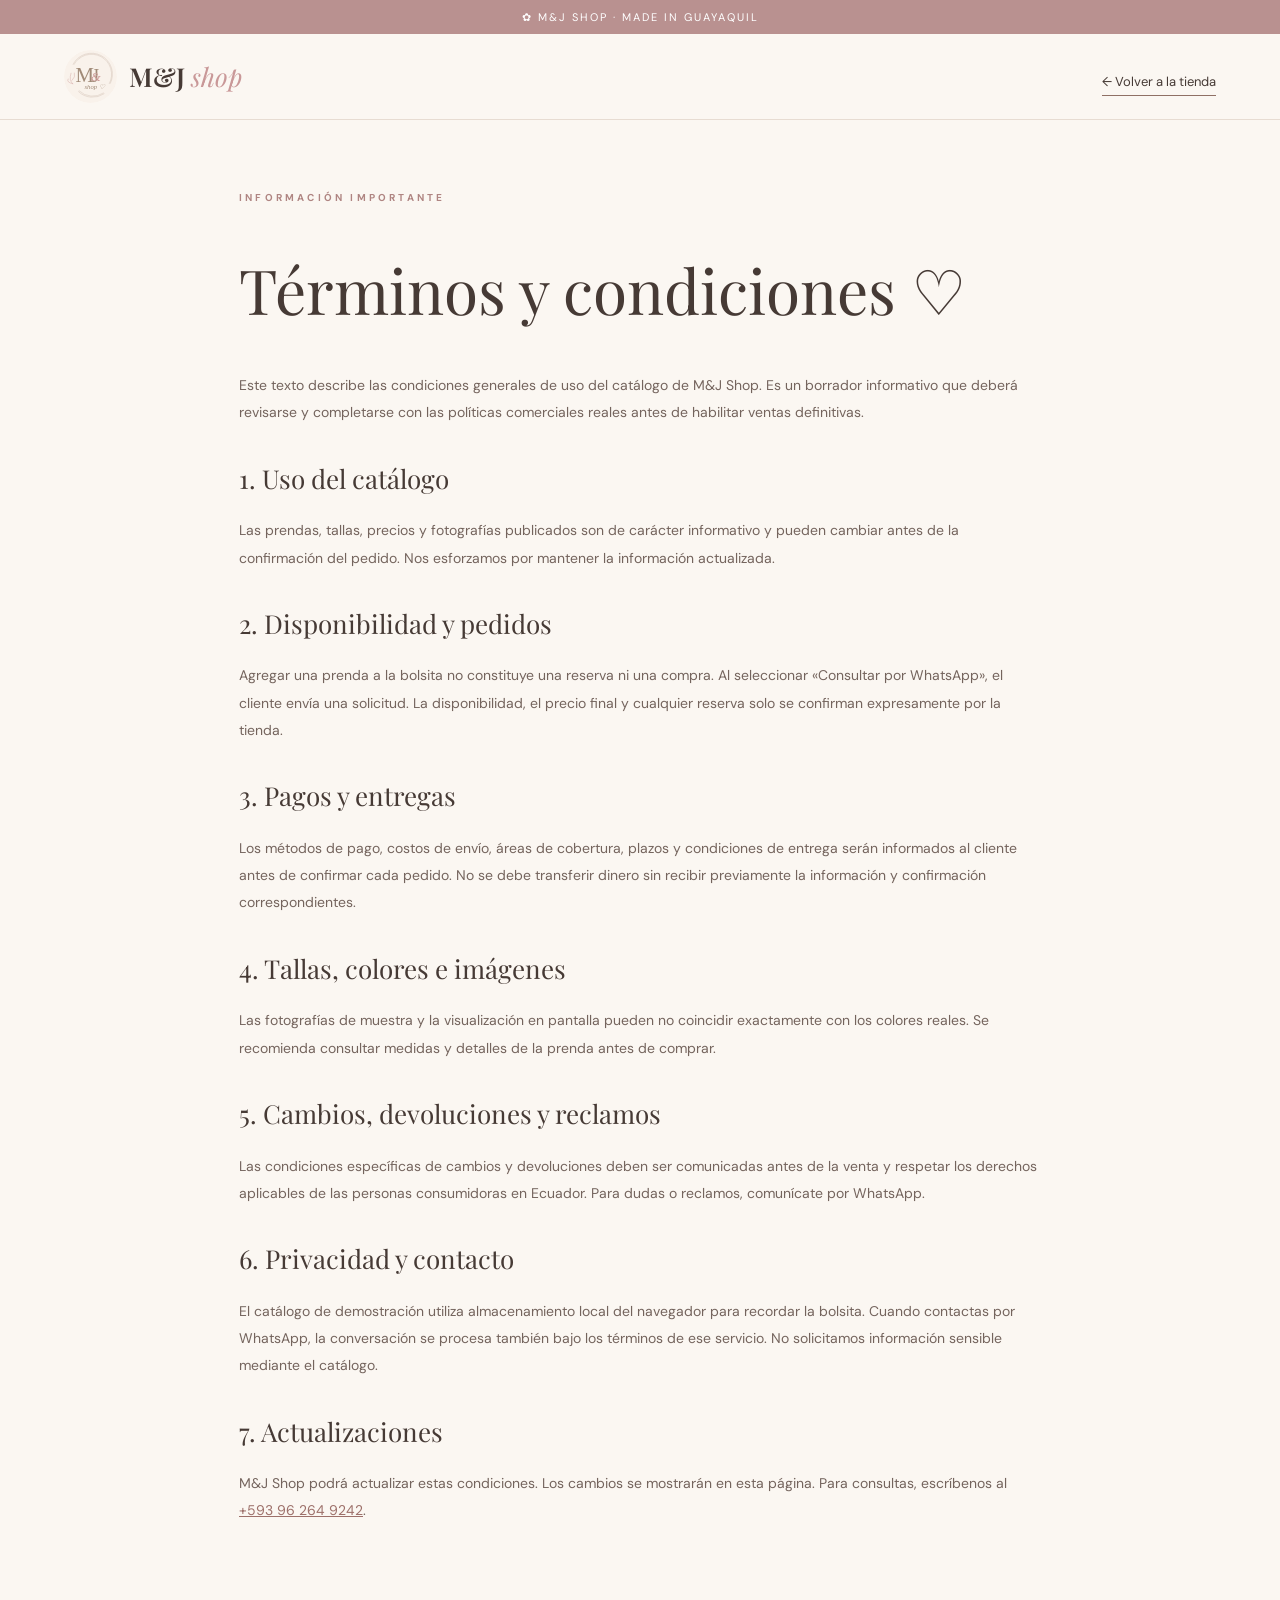
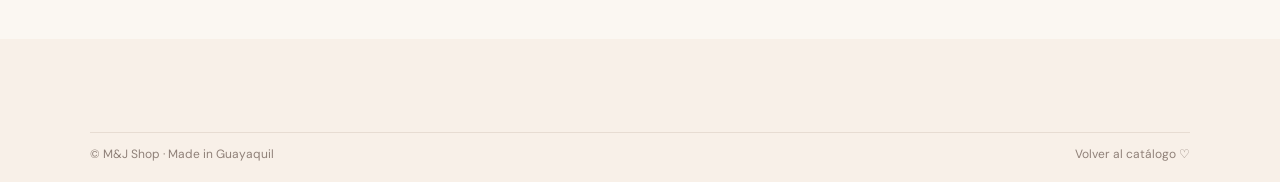
<file: terminos.html>
<!doctype html><html lang="es"><head><meta charset="UTF-8"><meta name="viewport" content="width=device-width,initial-scale=1"><meta name="theme-color" content="#f7f0e9"><meta name="description" content="Consulta los términos y condiciones de M&J Shop."><title>Términos y condiciones · M&J Shop</title><link rel="stylesheet" href="styles.css"><style>.legal{max-width:850px;padding:65px 24px 100px;margin:auto}.legal h1{font:400 clamp(36px,6vw,62px) 'Playfair Display',serif}.legal h2{font:400 26px 'Playfair Display',serif;margin-top:34px}.legal p,.legal li{line-height:1.95;color:#74645d;font-size:14px}.legal a{color:#9d706a;text-decoration:underline}</style><link rel="icon" href="favicon/favicon.ico" sizes="any"><link rel="icon" type="image/png" sizes="32x32" href="favicon/favicon-32x32.png"><link rel="icon" type="image/png" sizes="16x16" href="favicon/favicon-16x16.png"><link rel="apple-touch-icon" sizes="180x180" href="favicon/apple-touch-icon.png"><link rel="manifest" href="favicon/site.webmanifest"></head><body><div class="announcement">✿ M&J SHOP · MADE IN GUAYAQUIL</div><header class="topbar"><a class="brand" href="index.html"><img src="images/logo.svg" alt="M&J Shop"><span>M&J <em>shop</em></span></a><a class="textlink" href="index.html">← Volver a la tienda</a></header><main class="legal"><span class="eyebrow">INFORMACIÓN IMPORTANTE</span><h1>Términos y condiciones ♡</h1><p>Este texto describe las condiciones generales de uso del catálogo de M&J Shop. Es un borrador informativo que deberá revisarse y completarse con las políticas comerciales reales antes de habilitar ventas definitivas.</p><h2>1. Uso del catálogo</h2><p>Las prendas, tallas, precios y fotografías publicados son de carácter informativo y pueden cambiar antes de la confirmación del pedido. Nos esforzamos por mantener la información actualizada.</p><h2>2. Disponibilidad y pedidos</h2><p>Agregar una prenda a la bolsita no constituye una reserva ni una compra. Al seleccionar «Consultar por WhatsApp», el cliente envía una solicitud. La disponibilidad, el precio final y cualquier reserva solo se confirman expresamente por la tienda.</p><h2>3. Pagos y entregas</h2><p>Los métodos de pago, costos de envío, áreas de cobertura, plazos y condiciones de entrega serán informados al cliente antes de confirmar cada pedido. No se debe transferir dinero sin recibir previamente la información y confirmación correspondientes.</p><h2>4. Tallas, colores e imágenes</h2><p>Las fotografías de muestra y la visualización en pantalla pueden no coincidir exactamente con los colores reales. Se recomienda consultar medidas y detalles de la prenda antes de comprar.</p><h2>5. Cambios, devoluciones y reclamos</h2><p>Las condiciones específicas de cambios y devoluciones deben ser comunicadas antes de la venta y respetar los derechos aplicables de las personas consumidoras en Ecuador. Para dudas o reclamos, comunícate por WhatsApp.</p><h2>6. Privacidad y contacto</h2><p>El catálogo de demostración utiliza almacenamiento local del navegador para recordar la bolsita. Cuando contactas por WhatsApp, la conversación se procesa también bajo los términos de ese servicio. No solicitamos información sensible mediante el catálogo.</p><h2>7. Actualizaciones</h2><p>M&J Shop podrá actualizar estas condiciones. Los cambios se mostrarán en esta página. Para consultas, escríbenos al <a href="https://wa.me/593962649242" target="_blank" rel="noopener noreferrer">+593 96 264 9242</a>.</p></main><footer><div class="footer-bottom"><span>© M&J Shop · Made in Guayaquil</span><a href="index.html">Volver al catálogo ♡</a></div></footer></body></html>
</file>
<file: styles.css>
@import url('https://fonts.googleapis.com/css2?family=DM+Sans:wght@400;500;600;700&family=Playfair+Display:ital,wght@0,400;0,500;0,600;1,400;1,500&display=swap');:root{--cream:#fbf7f2;--ivory:#f6eee6;--pink:#c99898;--rose:#e9ccca;--brown:#68534a;--taupe:#ac9683;--ink:#463a35;--line:#e7dcd2;--white:#fffefa}*{box-sizing:border-box}html{scroll-behavior:smooth}body{margin:0;color:var(--ink);background:var(--cream);font-family:'DM Sans',sans-serif;-webkit-font-smoothing:antialiased}button,input,select{font:inherit}button{cursor:pointer}a{color:inherit;text-decoration:none}img{max-width:100%;display:block}button:focus-visible,a:focus-visible,input:focus-visible,select:focus-visible{outline:3px solid var(--pink);outline-offset:3px}[hidden]{display:none!important}.announcement{background:#b99190;color:white;text-align:center;padding:10px 12px;font-size:11px;letter-spacing:2px;text-transform:uppercase}.topbar{height:86px;display:flex;justify-content:space-between;align-items:center;padding:0 clamp(20px,5vw,94px);background:rgba(251,247,242,.97);border-bottom:1px solid var(--line);position:sticky;top:0;z-index:30;backdrop-filter:blur(12px)}.brand{display:flex;align-items:center;gap:12px}.brand img{width:53px;height:53px;object-fit:contain;border-radius:50%}.brand span{font-family:'Playfair Display',serif;font-size:26px;font-weight:600}.brand em,.footer-top i{font-weight:400;color:var(--pink)}.desktop-nav{display:flex;gap:36px;font-size:13px}.desktop-nav a:hover,.footer-links a:hover{color:var(--pink)}.actions{display:flex;align-items:center;gap:12px}.iconbtn{border:0;background:none;font-size:33px;color:var(--brown);line-height:1}.cartbtn{border:1px solid var(--brown);border-radius:100px;background:transparent;padding:11px 17px;color:var(--brown);font-size:12px;font-weight:700;white-space:nowrap}.cartbtn span{background:var(--rose);border-radius:100px;display:inline-flex;align-items:center;justify-content:center;min-width:22px;height:22px;margin-left:5px}.hero{max-width:1600px;margin:auto;min-height:645px;display:grid;grid-template-columns:1fr 1fr;gap:30px;padding:60px clamp(20px,8vw,140px) 80px;align-items:center}.hero-copy{padding-right:35px}.eyebrow{font-size:10px;letter-spacing:3.2px;color:#af8582;font-weight:700}.hero h1,.section h2,.feature h2,.cta h2{font-family:'Playfair Display',serif;font-weight:400;letter-spacing:-1.8px}.hero h1{font-size:clamp(53px,5.9vw,94px);line-height:1.11;margin:25px 0}.hero h1 i,.section h2 em,.feature h2 em{font-weight:400;color:var(--pink)}.hero-copy>p{line-height:1.9;max-width:420px;color:#796c64;font-size:14px;margin-bottom:34px}.primary{background:#8f7065;color:#fff;border:1px solid #8f7065;border-radius:3px;padding:17px 24px;display:inline-flex;justify-content:center;align-items:center;gap:22px;font-size:13px;font-weight:700;transition:background .2s,transform .2s}.primary:hover{background:#75564d;transform:translateY(-2px)}.hero-note{font-size:11px;letter-spacing:1px;color:var(--taupe);margin-top:28px}.sparkle{font-size:20px}.hero-visual{position:relative;height:570px;border-radius:47% 47% 5px 5px;overflow:visible}.hero-visual>img{height:100%;width:100%;object-fit:cover;border-radius:47% 47% 5px 5px;filter:saturate(.68)}.hero-sticker{position:absolute;left:-42px;bottom:52px;background:#eacbc9;border:7px solid var(--cream);width:135px;height:135px;border-radius:50%;display:flex;flex-direction:column;align-items:center;justify-content:center;font-family:'Playfair Display',serif;font-size:18px;transform:rotate(-12deg);text-align:center}.hero-sticker strong{font-size:25px;font-style:italic}.hero-caption{position:absolute;bottom:-27px;right:0;font-size:9px;letter-spacing:3px;color:var(--taupe)}.little-strip{display:flex;justify-content:space-around;gap:16px;flex-wrap:wrap;background:#f0e3da;padding:21px 20px;font-size:11px;letter-spacing:2px;text-transform:uppercase;color:#9d7f75}.section{padding:110px clamp(20px,7vw,120px);max-width:1600px;margin:auto;scroll-margin-top:80px}.section-heading{display:flex;justify-content:space-between;align-items:end;gap:15px;margin-bottom:39px}.section h2{font-size:clamp(37px,4vw,58px);margin:14px 0 12px}.section-heading p{font-size:13px;color:#8f8078}.flower{font-size:27px;color:var(--pink);vertical-align:top}.week-tag{font-size:12px;border:1px solid #dbc8bd;padding:10px 15px;border-radius:100px;color:#91776a;white-space:nowrap}.toolbar{display:flex;justify-content:space-between;align-items:center;gap:20px;margin-bottom:28px}.filters{display:flex;gap:8px;flex-wrap:wrap}.filter{border:1px solid var(--line);background:transparent;color:#866f65;border-radius:100px;padding:10px 17px;font-size:12px}.filter.active,.filter:hover{background:#98776d;border-color:#98776d;color:white}.search-wrap{display:flex;align-items:center;gap:7px;background:white;border:1px solid var(--line);border-radius:100px;padding:7px 13px;font-size:22px}.search-wrap input{border:0;outline:0;background:transparent;min-width:155px;width:170px;font-size:12px}.product-grid{display:grid;grid-template-columns:repeat(4,minmax(0,1fr));gap:23px}.product{min-width:0}.product-photo{position:relative;overflow:hidden;aspect-ratio:3/4;background:#e9ded5;border-radius:3px}.product-photo img{width:100%;height:100%;object-fit:cover;transition:transform .5s}.product:hover .product-photo img{transform:scale(1.045)}.chip{position:absolute;left:12px;top:13px;background:#fff9f4;color:#8e706a;border-radius:100px;padding:8px 12px;font-size:10px;font-weight:700}.chip.sold-chip{background:#9d8984;color:#fff}.product-details{display:flex;justify-content:space-between;align-items:start;gap:8px;margin-top:15px}.product h3{font-size:14px;font-weight:600;margin:0 0 6px}.product small{font-size:11px;color:#9f8c84}.product-price{font-family:'Playfair Display',serif;font-size:19px;white-space:nowrap}.product-add{margin-top:13px;width:100%;background:transparent;border:1px solid #ccb6ac;padding:11px;font-size:12px;color:#806258;border-radius:2px;transition:.2s}.product-add:hover{background:var(--pink);color:white;border-color:var(--pink)}.product-add:disabled{cursor:not-allowed;color:#a89c95;background:#eee8e4;border-color:#eee8e4}.empty{text-align:center;padding:40px;color:#9e7d75}.feature{background:#efe1d7;display:grid;grid-template-columns:1fr 1fr;align-items:center;gap:60px;padding:90px clamp(30px,13vw,200px)}.feature-mark{height:300px;border:1px solid #bea49a;border-radius:50%;max-width:390px;display:flex;align-items:center;justify-content:center;font-family:'Playfair Display',serif;font-size:clamp(72px,10vw,145px);color:#9a7b6f;box-shadow:0 0 0 11px #efe1d7,0 0 0 12px #bea49a}.feature-mark span{color:#c99898;font-size:.65em}.feature h2{font-size:clamp(39px,4vw,63px);line-height:1.25;margin:15px 0}.feature p{font-size:14px;line-height:2;max-width:440px;color:#806e65}.textlink{border-bottom:1px solid #8f7065;display:inline-block;padding-bottom:5px;margin-top:16px;font-size:13px}.sold{padding-bottom:100px}.sold .product-photo img{filter:grayscale(.45) brightness(.91)}.cta{background:#e8cfcd;text-align:center;padding:70px 20px 85px}.cta>span{font-size:38px;color:#fff}.cta h2{font-size:clamp(33px,4vw,50px);margin:12px 0}.cta p{font-size:13px;margin-bottom:25px;color:#856c65}footer{padding:48px clamp(20px,7vw,120px) 20px;background:#f8f0e8}.footer-top,.footer-bottom{display:flex;justify-content:space-between;gap:20px;align-items:center}.footer-top strong{font-family:'Playfair Display',serif;font-size:35px}.footer-top p,.footer-bottom{font-size:12px;color:#8f8078}.footer-links{display:flex;gap:27px;font-size:12px}.footer-bottom{border-top:1px solid var(--line);margin-top:45px;padding-top:13px}.admin-access{background:none;border:0;color:#b79e95;padding:8px;font-size:18px}.mascot{position:fixed;z-index:32;bottom:24px;left:24px;width:98px;background:transparent;border:0;touch-action:none;cursor:grab;filter:drop-shadow(0 5px 6px #7f625133)}.mascot svg{width:88px}.mascot>span{position:absolute;right:-8px;top:2px;color:#b47f80;font-size:12px;font-weight:700}.mascot:active{cursor:grabbing}.overlay{position:fixed;inset:0;background:#36282185;z-index:39}.drawer{position:fixed;right:0;top:0;height:100dvh;width:min(455px,100vw);background:var(--cream);z-index:40;display:flex;flex-direction:column;transform:translateX(105%);transition:transform .3s;box-shadow:-12px 0 45px #36282112}.drawer.open{transform:translateX(0)}.drawer-head{padding:34px 28px 20px;border-bottom:1px solid var(--line);display:flex;justify-content:space-between}.drawer-head h2,.modal h2{font:400 36px 'Playfair Display',serif;margin:10px 0}.close{border:0;background:none;color:var(--brown);font-size:30px;align-self:start}.cart-items{flex:1;overflow:auto;padding:20px 28px}.cart-row{display:flex;gap:16px;border-bottom:1px solid var(--line);padding:14px 0}.cart-row img{width:82px;height:100px;object-fit:cover;background:#eee}.cart-row>div{flex:1}.cart-row h4{margin:3px 0 8px;font-size:14px}.cart-row p{margin:0 0 8px;font-size:12px;color:#89776e}.remove{border:0;background:none;padding:5px 0;color:#bf8e8c;text-decoration:underline;font-size:11px}.cart-footer{border-top:1px solid var(--line);padding:23px 28px 30px}.total{display:flex;justify-content:space-between;font-size:14px}.total strong{font:500 22px 'Playfair Display',serif}.fineprint{font-size:11px;line-height:1.6;color:#98847c}.full{width:100%}.full:disabled{opacity:.45;cursor:not-allowed}.modal{position:fixed;z-index:42;left:50%;top:50%;transform:translate(-50%,-44%) scale(.98);max-height:min(88dvh,850px);overflow:auto;width:min(700px,calc(100vw - 24px));border-radius:12px;background:var(--cream);padding:27px;opacity:0;pointer-events:none;transition:.25s}.modal.open{opacity:1;transform:translate(-50%,-50%) scale(1);pointer-events:auto}.admin-header{display:flex;justify-content:space-between}.admin-warning{padding:12px;background:#f3e5dc;border-left:3px solid #c28d82;font-size:12px;line-height:1.6}.admin-form label{display:flex;flex-direction:column;gap:7px;font-size:12px;font-weight:700;margin:12px 0;color:#775b53}.admin-form input,.admin-form select{width:100%;border:1px solid #ddcec4;background:white;padding:12px;border-radius:5px;color:#55433e}.two{display:grid;grid-template-columns:1fr 1fr;gap:14px}.admin-buttons{display:flex;gap:9px;margin:16px 0}.secondary{border:1px solid #bda49a;background:none;color:#80655c;padding:12px 16px}.modal h3{font-family:'Playfair Display',serif;font-size:24px;font-weight:400}.admin-list{max-height:280px;overflow:auto}.admin-row{display:flex;align-items:center;gap:12px;border-bottom:1px solid var(--line);padding:9px 0;font-size:12px}.admin-row img{width:42px;height:52px;object-fit:cover;background:#eee}.admin-row>div{flex:1}.admin-row strong{display:block;margin-bottom:4px}.admin-row button{border:1px solid var(--line);background:#fff;padding:8px;font-size:11px}.reset{margin-top:22px;background:none;border:0;color:#b3817b;font-size:12px;text-decoration:underline}.toast{position:fixed;z-index:60;left:50%;bottom:28px;transform:translate(-50%,120px);background:#80665d;color:#fff;border-radius:100px;padding:13px 24px;font-size:12px;box-shadow:0 10px 30px #0002;transition:transform .3s;max-width:90vw;text-align:center}.toast.show{transform:translate(-50%,0)}body.locked{overflow:hidden}@media(max-width:1100px){.hero{padding-left:5vw;padding-right:5vw}.product-grid{grid-template-columns:repeat(3,minmax(0,1fr))}.hero h1{font-size:clamp(48px,6vw,70px)}}@media(max-width:760px){.topbar{height:70px;padding:0 16px}.brand img{width:39px;height:39px}.brand span{font-size:21px}.desktop-nav,.iconbtn{display:none}.cartbtn{padding:9px;font-size:11px}.announcement{font-size:9px;letter-spacing:1px}.hero{grid-template-columns:1fr;padding:50px 25px 60px;gap:40px}.hero-copy{padding-right:0}.hero h1{font-size:clamp(52px,11vw,75px)}.hero-copy>p{font-size:13px}.hero-visual{height:440px;width:calc(100% - 25px);margin-left:25px}.hero-sticker{left:-37px;width:105px;height:105px;font-size:15px}.hero-sticker strong{font-size:21px}.little-strip{font-size:9px;padding:16px}.little-strip span:last-child{display:none}.section{padding:68px 19px}.section-heading{align-items:start}.section h2{font-size:40px}.week-tag{display:none}.toolbar{flex-direction:column;align-items:stretch}.filters{flex-wrap:nowrap;overflow-x:auto;padding-bottom:6px}.filter{white-space:nowrap}.search-wrap input{width:100%}.product-grid{grid-template-columns:repeat(2,minmax(0,1fr));gap:13px}.product h3{font-size:12px}.product-price{font-size:16px}.product-details{gap:3px}.product-photo .chip{font-size:9px;padding:7px}.feature{grid-template-columns:1fr;padding:58px 35px;gap:40px}.feature-mark{height:235px;width:290px;margin:auto}.feature h2{font-size:42px}.footer-top{align-items:start}.footer-links{flex-direction:column;gap:13px}.mascot{bottom:12px;left:8px;width:73px}.mascot svg{width:66px}.modal{padding:17px}.two{gap:8px}}@media(max-width:390px){.brand span{font-size:18px}.cartbtn{font-size:10px}.hero h1{font-size:48px}.section h2{font-size:34px}.product-details{flex-wrap:wrap}.product-price{width:100%}}@media(prefers-reduced-motion:reduce){*,*:before,*:after{scroll-behavior:auto!important;transition:none!important}}
/* M&J v2: navegación y Snoopy */
.mascot img{width:90px;max-width:none;max-height:110px;object-fit:contain;user-select:none;-webkit-user-drag:none}.admin-access{display:inline-flex;align-items:center;justify-content:center;text-decoration:none}.footer-links{flex-wrap:wrap}.sold{scroll-margin-top:95px}@media(max-width:760px){.mascot img{width:67px;max-height:85px}.footer-links{gap:12px}}

/* v3 details, floating hearts, hero feature and management */
.hero-product-link{display:block;width:100%;height:100%;overflow:hidden;border-radius:47% 47% 5px 5px}.hero-product-link img{width:100%;height:100%;object-fit:cover}.hero-visual>img{display:none}.product-photo-link{display:block;width:100%;height:100%}.product-photo-link img{width:100%;height:100%;object-fit:cover}.product-photo .chip{pointer-events:none}.mascot>span{display:none!important}.floating-heart{position:fixed;z-index:65;color:#c88c9a;font-size:24px;pointer-events:none;animation:heart-burst 1.45s ease-out both}@keyframes heart-burst{from{opacity:1;transform:translate(0,0) scale(.7)}to{opacity:0;transform:translate(var(--drift),-130px) scale(1.7)}}.credit{font-size:12px;margin:10px 0}.credit a{font-weight:700;text-decoration:underline;text-underline-offset:3px}.admin-extra{display:grid;grid-template-columns:1fr 1fr;gap:25px;margin-top:28px}.manage-card{background:#fffaf6;border:1px solid var(--line);padding:25px;border-radius:14px}.manage-card h2{font:400 27px 'Playfair Display',serif}.manage-card p{font-size:12px;line-height:1.8;color:#817168}.admin-inline{display:flex;gap:9px;flex-wrap:wrap;align-items:center;margin-bottom:20px}.admin-inline input{flex:1;min-width:160px;border:1px solid #ddcec4;background:#fff;padding:12px;border-radius:5px}.favicon-preview{height:70px;max-width:100px;object-fit:contain;margin:12px 0}.logo-preview{width:140px;height:140px;object-fit:contain;border-radius:50%;margin-top:14px}@media(max-width:800px){.admin-extra{grid-template-columns:1fr}}

.footer-logo{width:85px;height:85px;object-fit:contain;display:block;margin-bottom:9px;border-radius:50%}.product h3 a:hover{text-decoration:underline;text-underline-offset:3px}.hero-product-link:focus-visible,.product-photo-link:focus-visible{outline:3px solid #c99898;outline-offset:-3px}

/* Shop v4 */
.admin-extra{grid-template-columns:1fr}.stock-status{font-size:clamp(17px,2vw,23px);font-weight:700;color:#8f7065;margin:19px 0 12px}.detail-feedback{font-size:13px;color:#826b62;margin-top:13px;line-height:1.5}.detail-feedback[hidden]{display:none!important}

/* Banner: el texto informativo no es un enlace; solo “Click aquí” */
.announcement .group-link{font-weight:800;text-decoration:underline;text-decoration-thickness:1.5px;text-underline-offset:3px;color:#fff;margin-left:5px}.announcement .group-link:hover{opacity:.82}
/* Precio grande y robusto exclusivamente en la ficha del producto */
.detail strong.price{font-family:Arial,Helvetica,sans-serif!important;font-weight:900!important;font-size:clamp(40px,5.4vw,60px)!important;font-variant-numeric:tabular-nums;letter-spacing:-2px;line-height:1.1;display:block;margin:14px 0 20px}

/* M&J: toque limpio sin sombra azul; foco accesible por teclado */
a,button,input,select,textarea,[role="button"],.product-photo-link{-webkit-tap-highlight-color:transparent;tap-highlight-color:transparent}a:focus:not(:focus-visible),button:focus:not(:focus-visible){outline:none;box-shadow:none}a:focus-visible,button:focus-visible{outline:2px solid #c99898;outline-offset:3px}
/* Solo precios: números grandes y robustos en el catálogo */
.product-price-block{display:flex;flex-direction:column;gap:5px;align-items:flex-end;flex-shrink:0}.product-price{font-family:Arial,Helvetica,sans-serif!important;font-weight:900!important;font-size:clamp(18px,2vw,24px)!important;line-height:1.1;letter-spacing:-.6px;font-variant-numeric:tabular-nums;color:#463a35}.product-stock{display:block;color:#927a70;font-size:11px;font-weight:700;line-height:1.3;text-align:right;white-space:nowrap}.product-photo-link img{transition:transform .4s cubic-bezier(.2,.8,.2,1)}.product-add{transition:background .22s ease,color .22s ease,border-color .22s ease,transform .22s ease}.product-add:active{transform:scale(.98)}.product-photo-link,.cartbtn,.filter,.primary{touch-action:manipulation}@media(max-width:760px){.product-details{flex-wrap:wrap;gap:8px}.product-price-block{align-items:flex-start;flex-basis:100%}.product-stock{text-align:left}.product-price{font-size:22px!important}}@media(prefers-reduced-motion:reduce){.product-photo-link img,.product-add{transition:none!important}}

/* Carrito con cantidades */
.quantity-picker{display:inline-flex;align-items:center;gap:0;border:1px solid #d8c5ba;border-radius:8px;overflow:hidden;margin:12px 0 4px;background:#fffaf6}.quantity-picker button{background:transparent;border:0;padding:9px 14px;min-height:38px;color:#745b50;font-size:18px}.quantity-picker button:hover:not(:disabled){background:#f0e1d9}.quantity-picker button:disabled{opacity:.3;cursor:not-allowed}.quantity-picker span{min-width:28px;text-align:center;font:700 14px Arial,sans-serif}.cart-stock{font-size:10px;color:#987d72}.cart-row>div{min-width:0}.cart-row strong{font-family:Arial,Helvetica,sans-serif;font-weight:900;font-variant-numeric:tabular-nums}

/* Importes consistentes y controles de cantidades con separación */
.cart-footer .total{align-items:center;gap:18px}
.cart-footer .total #cartTotal{font-family:Arial,Helvetica,sans-serif!important;font-size:clamp(25px,4vw,32px)!important;font-weight:900!important;font-variant-numeric:tabular-nums;letter-spacing:-.9px;line-height:1.2;color:#463a35;white-space:nowrap}
.cart-row .quantity-picker{gap:8px;margin:18px 0 10px;padding:5px 7px;border-radius:11px;align-items:center}
.cart-row .quantity-picker button{display:grid;place-items:center;min-width:38px;min-height:38px;padding:6px 11px;border-radius:8px;font-weight:700;line-height:1}
.cart-row .quantity-picker span{min-width:27px;padding:0 8px;font-size:16px;font-weight:800;line-height:1.3}
.cart-row .cart-stock{display:inline-block;margin-top:2px}
.admin-row .admin-price{display:inline-block;font-family:Arial,Helvetica,sans-serif;font-weight:900;font-size:16px;letter-spacing:-.35px;line-height:1.35;font-variant-numeric:tabular-nums;color:#463a35;white-space:nowrap}
.admin-form #pPrice{font-family:Arial,Helvetica,sans-serif;font-size:18px;font-weight:800;font-variant-numeric:tabular-nums;letter-spacing:-.25px}
@media(max-width:400px){.cart-row .quantity-picker{gap:5px}.cart-row .quantity-picker button{min-width:36px}.cart-row .quantity-picker span{padding:0 5px}.cart-footer .total #cartTotal{font-size:26px!important}}

/* Carrito más aireado y cómodo en pantallas pequeñas */
.cart-items{padding:24px 28px}.cart-row{gap:19px;padding:22px 0;align-items:flex-start}.cart-row:first-child{padding-top:12px}.cart-row img{flex:none;width:86px;height:112px;object-fit:cover;border-radius:6px}.cart-row>div{display:flex;flex-direction:column;align-items:flex-start;gap:8px;min-width:0}.cart-row h4{margin:0;line-height:1.4}.cart-row p{margin:0}.cart-row strong{margin-top:4px}.cart-row .quantity-picker{margin:12px 0 3px;gap:12px;padding:5px 8px}.cart-row .quantity-picker button{min-width:42px;min-height:42px}.cart-row .cart-stock{margin:3px 0 0}.cart-row .remove{margin-top:4px;padding:6px 0}.cart-footer{padding:26px 28px 30px}.cart-footer .total{margin-bottom:14px}@media(max-width:480px){.cart-items{padding:18px 19px}.cart-row{gap:15px;padding:20px 0}.cart-row img{width:78px;height:104px}.cart-row .quantity-picker{gap:7px;padding:4px}.cart-row .quantity-picker button{min-width:38px;min-height:40px}.cart-footer{padding:22px 19px 26px}}

/* M&J: variantes de color y muestras proporcionadas */
.admin-colors-panel{border:1px solid #e1d3ca;background:#fff6f1;border-radius:12px;padding:17px;margin:17px 0 20px}.admin-colors-heading{display:flex;flex-direction:column;gap:4px;margin-bottom:13px}.admin-colors-heading strong{font-size:14px}.admin-colors-heading small{color:#88756b;font-size:11px}.admin-color-inputs{display:grid;grid-template-columns:minmax(0,1fr) 74px auto;gap:10px;align-items:end}.admin-color-inputs label{min-width:0}.admin-color-inputs input[type="color"]{height:42px;width:100%;padding:4px;border:1px solid #d9c7bd;background:#fff;border-radius:8px;cursor:pointer}.admin-color-inputs button{min-height:42px;white-space:nowrap}.admin-color-list{display:flex;flex-wrap:wrap;gap:9px;margin-top:14px}.admin-color-chip{display:flex;align-items:center;gap:7px;border:1px solid #e4d2c6;border-radius:24px;padding:5px 7px;background:white;font-size:12px}.admin-color-chip button{border:0;background:#f5eae3;border-radius:50%;width:23px;height:23px;font-size:17px;color:#776158}.admin-color-code{font-size:10px;color:#a18e84}.admin-color-dot{display:inline-block;flex:none;width:18px;height:18px;border-radius:50%;border:1px solid #b8aea8;vertical-align:middle}.muted-note{font-size:11px;color:#9b8a82}
.product-color-choices{display:flex;align-items:center;flex-wrap:wrap;gap:8px;margin:10px 0 6px}.product-color-choices .color-label{font-size:11px;color:#89786e;flex-basis:100%}.color-swatch{width:28px;height:28px;display:inline-grid;place-items:center;padding:3px;border:2px solid transparent;border-radius:50%;background:transparent;transition:border-color .16s ease,transform .16s ease;touch-action:manipulation}.color-swatch>span{display:block;width:100%;height:100%;border-radius:50%;background:var(--swatch);box-shadow:inset 0 0 0 1px #0002;border:1px solid #fff7}.color-swatch:hover{transform:scale(1.08)}.color-swatch.is-selected{border-color:#8b695e}.color-swatch:focus-visible{outline:2px solid #a87573;outline-offset:2px}.color-selected-name{font-size:11px;color:#806b61}.detail-color-choices{margin:14px 0 20px;gap:12px}.detail-color-choices .color-swatch{width:36px;height:36px}.cart-color-tag{font-size:11px;color:#806c61}.cart-color-tag .admin-color-dot{width:13px;height:13px;margin-right:4px}@media(max-width:600px){.admin-color-inputs{grid-template-columns:minmax(0,1fr) 76px}.admin-color-inputs button{grid-column:1/-1}.admin-colors-panel{padding:13px}.color-swatch{width:30px;height:30px}}

/* Inventario independiente para cada color */
.admin-color-list{display:flex;flex-direction:column;gap:9px}.admin-color-variant{display:flex;flex-wrap:wrap;align-items:center;gap:10px;padding:10px 12px;background:#fff;border:1px solid #e5d9d2;border-radius:10px}.admin-color-variant .variant-name{font-weight:700;min-width:85px;flex:1}.admin-color-variant label{display:flex;align-items:center;gap:7px;font-size:11px;color:#735d54}.admin-color-variant input[type="number"]{width:76px;height:35px;padding:5px 8px;border:1px solid #d8c6bc;border-radius:7px;font:700 13px Arial,sans-serif}.admin-color-variant input[type="checkbox"]{width:17px;height:17px;accent-color:#99716a}.admin-color-variant button{background:transparent;border:1px solid #e1cfbf;border-radius:50%;font-size:20px;width:28px;height:28px}.admin-color-availability{display:inline-flex;gap:4px;align-items:center;white-space:nowrap;margin:2px 4px;font-size:11px}.admin-color-availability .admin-color-dot{height:12px;width:12px}.admin-form #pStock[readonly]{background:#f0eae6;cursor:default}.color-swatch.is-sold{opacity:.48;cursor:not-allowed;position:relative}.color-swatch.is-sold:after{content:'';position:absolute;width:75%;height:2px;background:#69574e;transform:rotate(-40deg);pointer-events:none}.sold-colors-list{font-size:11px;color:#96776b;margin:6px 0}.sold-colors-list strong{font-weight:750;color:#a47774}.product-color-choices .sold-color-note{font-size:11px;color:#a37272}.detail-color-choices .color-label{font-size:13px}.product-color-choices .color-swatch{flex-shrink:0}

/* M&J · Tarjetas con alturas uniformes, colores vendidos y etiqueta personalizada */
#productGrid .product,#soldGrid .product{display:flex;flex-direction:column;height:100%;min-width:0}
#productGrid .product-details,#soldGrid .product-details{display:grid;grid-template-columns:minmax(0,1fr) auto;gap:10px;align-items:start;min-height:104px;margin-top:13px}
#productGrid .product-title-wrap,#soldGrid .product-title-wrap{min-width:0;overflow-wrap:anywhere}
#productGrid .product-title-wrap h3,#soldGrid .product-title-wrap h3{line-height:1.35;margin:0 0 7px}
#productGrid .product-price-block,#soldGrid .product-price-block{align-items:flex-end;flex-basis:auto;min-width:0}
#productGrid .product-price-block .product-stock,#soldGrid .product-price-block .product-stock{text-align:right;white-space:normal;max-width:116px}
#productGrid .product-color-choices,#soldGrid .product-color-choices{align-content:flex-start;align-items:flex-start;min-height:75px;flex-grow:0;margin:8px 0 14px}
#productGrid .product-add,#soldGrid .product-add{margin-top:auto;min-height:42px}
#soldGrid .product-color-empty{min-height:75px}
.product-photo .chip.sold-chip-color{background:var(--sold-tone,#9d8984)!important;color:var(--sold-ink,#fff)!important;border:1px solid #00000018;box-shadow:0 2px 7px #00000016}
.product-photo .chip.sold-chip{max-width:calc(100% - 20px);overflow:hidden;text-overflow:ellipsis;white-space:nowrap}
.product-photo .chip.unavailable-chip{background:#e9e1d9;color:#6d625b}
.product-title-wrap .sold-variant-detail{display:flex;align-items:center;gap:5px;margin-top:6px;font-size:11px;font-weight:700;color:#866258;line-height:1.35;overflow-wrap:anywhere}
.product-title-wrap .sold-color-dot{width:11px;height:11px;border-radius:50%;display:inline-block;flex:none;border:1px solid #0003}
@media(max-width:760px){#productGrid .product-details,#soldGrid .product-details{grid-template-columns:1fr;gap:9px;min-height:124px}#productGrid .product-price-block,#soldGrid .product-price-block{align-items:flex-start;flex-basis:auto}#productGrid .product-price-block .product-stock,#soldGrid .product-price-block .product-stock{text-align:left;max-width:100%}#productGrid .product-color-choices,#soldGrid .product-color-choices{min-height:84px}}
@media(min-width:761px) and (max-width:1060px){#productGrid .product-details,#soldGrid .product-details{grid-template-columns:1fr;min-height:110px}#productGrid .product-price-block,#soldGrid .product-price-block{align-items:flex-start}#productGrid .product-price-block .product-stock,#soldGrid .product-price-block .product-stock{text-align:left;max-width:100%}}

/* Estado de variantes debajo de la talla en la ficha de producto */
.detail-sold-colors{display:flex;flex-wrap:wrap;align-items:center;gap:7px;line-height:1.5;color:#866258}
.detail-sold-colors>strong{font-size:12px}
.detail-sold-colors .sold-detail-color{display:inline-flex;gap:5px;align-items:center;border:1px solid #e5d7ce;border-radius:100px;padding:3px 9px;background:#fff9f5;font-size:12px}
.detail-sold-colors .sold-color-dot{display:inline-block;width:12px;height:12px;border-radius:50%;flex:none;border:1px solid #0003}

/* M&J · Sección adicional de ventas (no modifica las tarjetas ni formularios actuales) */
.admin-sales-panel{display:grid;grid-template-columns:minmax(0,1fr) minmax(0,1.25fr);gap:30px;align-items:start;margin:30px 0}
.admin-sales-card{min-width:0;background:#fffaf6;border:1px solid var(--line);border-radius:14px;padding:24px}
.admin-sales-card h2{font:400 27px 'Playfair Display',serif;margin:10px 0 11px}
.admin-sales-card .eyebrow{display:inline-block;margin-bottom:4px}
.admin-sales-card .sales-help{font-size:12px;line-height:1.7;color:#927d73;margin:7px 0 18px}
.admin-sales-card .sales-help a{color:#8c675f;text-decoration:underline;text-underline-offset:3px}
.admin-sales-card .admin-form label{margin:14px 0}
.admin-sales-card .primary{width:100%;margin-top:10px}
.admin-sales-card .primary:disabled{opacity:.52;cursor:not-allowed;transform:none}
.admin-sales-card .sales-availability{font-size:12px;line-height:1.6;color:#806a5c;background:#f5ebe5;padding:12px 13px;border-radius:8px;min-height:48px;margin:14px 0}
.admin-sales-card .sales-availability.has-warning{color:#9d695a;background:#f7eeeb}
.admin-sales-list{display:grid;gap:10px;max-height:355px;overflow:auto;padding-right:3px}
.admin-sale-row,.admin-sale-history-row{display:flex;gap:12px;align-items:center;min-width:0;border:1px solid #ecdfd7;background:#fffdfb;border-radius:10px;padding:11px}
.admin-sale-row>img{width:55px;height:68px;flex:none;object-fit:cover;border-radius:6px;background:#f3e8e2}
.admin-sale-row>div,.admin-sale-history-row>div:first-child{min-width:0;display:flex;flex:1;flex-direction:column;gap:5px}
.admin-sale-row strong,.admin-sale-history-row strong{font-size:13px;font-weight:700;line-height:1.4;overflow-wrap:anywhere}
.admin-sale-row small,.admin-sale-history-row small{color:#967f76;font-size:11px}
.admin-sale-row .sale-status{display:flex;flex-wrap:wrap;align-items:center;gap:5px;font-size:11px;color:#916c62;line-height:1.45}
.admin-sales-card .sale-color-dot{display:inline-block;vertical-align:middle;flex:none;width:13px;height:13px;border:1px solid #0002;border-radius:50%}
.admin-sale-history-row{align-items:flex-start}
.admin-sale-history-row .sale-variant{display:inline-flex;align-items:center;gap:6px}
.admin-sale-history-row .sale-history-amount{text-align:right;display:flex;flex-direction:column;align-items:flex-end;gap:5px;flex:none;max-width:95px}
.admin-sale-history-row .sale-history-amount strong{white-space:nowrap}
.admin-sales-card .sales-history-title{border-top:1px solid #e9ded7;padding-top:23px;margin-top:27px}
@media(max-width:800px){.admin-sales-panel{grid-template-columns:1fr;gap:18px;margin:22px 0}.admin-sales-card{padding:19px}}
@media(max-width:420px){.admin-sale-row,.admin-sale-history-row{gap:9px;padding:9px}.admin-sale-row>img{width:48px;height:61px}.admin-sales-card .sales-help{font-size:11px}}

/* Eliminar elementos vendidos: botón discreto dentro de la lista del panel */
.admin-sales-list .admin-sale-row{flex-wrap:wrap}
.admin-sales-list .sale-remove-button{margin-left:auto;flex:none;min-height:33px;border:1px solid #d7b6b3;background:transparent;color:#9e6664;border-radius:7px;padding:7px 10px;font-size:11px;font-weight:700;transition:background .15s ease}
.admin-sales-list .sale-remove-button:hover{background:#f7e9e7}
.admin-sales-list .sale-remove-button:disabled{opacity:.45;cursor:default}
@media(max-width:440px){.admin-sales-list .sale-remove-button{margin-left:67px}}

/* Selector de prendas con foto exclusivo del formulario de ventas */
.admin-sales-card .sale-product-picker{position:relative;min-width:0;margin:14px 0 18px}
.admin-sales-card .sale-product-label{display:block;margin:0 0 8px;font-size:12px;font-weight:700;color:#775b53}
.admin-sales-card .sale-product-trigger{width:100%;min-height:76px;display:flex;align-items:center;gap:12px;padding:9px 12px;text-align:left;background:#fff;border:1px solid #ddcec4;border-radius:10px;color:#55433e;transition:border-color .18s,box-shadow .18s}
.admin-sales-card .sale-product-trigger:hover,.admin-sales-card .sale-product-trigger[aria-expanded="true"]{border-color:#b98e85;box-shadow:0 0 0 3px #ead3cf55}
.admin-sales-card .sale-product-trigger:focus-visible,.admin-sales-card .sale-product-option:focus-visible{outline:2px solid #b98e85;outline-offset:2px}
.admin-sales-card .sale-product-trigger-main{display:flex;align-items:center;min-width:0;flex:1;gap:12px;font-size:13px;line-height:1.35}
.admin-sales-card .sale-product-trigger-main .sale-picker-placeholder{color:#9c877e;font-size:13px}
.admin-sales-card .sale-picker-thumb{display:block;width:49px;height:57px;flex:none;object-fit:cover;border-radius:6px;background:#f2e7e0;border:1px solid #eee4df}
.admin-sales-card .sale-picker-copy{display:flex;flex-direction:column;gap:4px;min-width:0;flex:1;text-align:left}
.admin-sales-card .sale-picker-copy strong{display:block;color:#5e463d;font-size:12px;font-weight:700;line-height:1.4;overflow-wrap:anywhere}
.admin-sales-card .sale-picker-copy small{display:block;color:#957d71;font-size:11px;line-height:1.4;overflow-wrap:anywhere}
.admin-sales-card .sale-picker-chevron{font-size:21px;color:#95776c;line-height:1;flex:none;margin-left:auto;transition:transform .15s}
.admin-sales-card .sale-product-trigger[aria-expanded="true"] .sale-picker-chevron{transform:rotate(180deg)}
.admin-sales-card .sale-product-choices{position:absolute;top:calc(100% + 7px);left:0;right:0;z-index:45;max-height:min(350px,48dvh);overflow-y:auto;overscroll-behavior:contain;background:#fffefa;border:1px solid #dcc7bc;border-radius:11px;box-shadow:0 14px 34px #58403824;padding:5px}
.admin-sales-card .sale-product-option{width:100%;display:flex;align-items:center;gap:12px;min-height:70px;padding:7px 9px;border:0;border-radius:7px;background:transparent;text-align:left;color:#5e463d;cursor:pointer}
.admin-sales-card .sale-product-option:hover,.admin-sales-card .sale-product-option[aria-selected="true"],.admin-sales-card .sale-product-option:focus-visible{background:#f7eee8}
.admin-sales-card .sale-product-option+.sale-product-option{border-top:1px solid #f3ebe5}
.admin-sales-card .sale-product-option .sale-picker-copy{gap:3px}
.admin-sales-card .sale-product-option .sale-picker-thumb{width:47px;height:55px}
.admin-sales-card .sale-picker-status{display:inline-block;font-size:10px;color:#a06e63;font-weight:700}
@media(max-width:800px){.admin-sales-card .sale-product-trigger{min-height:76px;padding:8px 10px}.admin-sales-card .sale-product-choices{max-height:min(330px,44dvh)}}
@media(max-width:420px){.admin-sales-card .sale-product-trigger-main{gap:9px}.admin-sales-card .sale-product-option{gap:9px;padding:6px 7px}.admin-sales-card .sale-picker-copy strong{font-size:12px}.admin-sales-card .sale-picker-copy small{font-size:10px}.admin-sales-card .sale-product-choices{max-height:42dvh}.admin-sales-card .sale-picker-thumb{width:44px;height:53px}}

/* Menú de administración en computadora y celular: dos botones por fila.
   El formulario original permanece arriba; las otras secciones se despliegan a demanda. */
.admin-mobile-tabs,.admin-mobile-content{display:none}
body.admin-mobile-tabs-enabled .admin-panel{
  display:block;
  width:100%;
  max-width:840px;
  margin:0 auto;
}
body.admin-mobile-tabs-enabled .admin-mobile-tabs:not([hidden]){
  display:grid;
  grid-template-columns:repeat(2,minmax(0,1fr));
  gap:12px;
  width:100%;
  max-width:840px;
  margin:22px auto 15px;
}
.admin-mobile-tabs>button{
  display:flex;
  justify-content:center;
  align-items:center;
  width:100%;
  min-width:0;
  min-height:80px;
  padding:15px 12px;
  border:1px solid #dfcfc6;
  border-radius:12px;
  background:#fffaf6;
  color:#725a50;
  font-size:14px;
  font-weight:700;
  line-height:1.4;
  text-align:center;
  white-space:normal;
  overflow-wrap:anywhere;
  box-shadow:0 2px 6px #6d4d380a;
  transition:background .18s,border-color .18s;
}
.admin-mobile-tabs>button:hover,
.admin-mobile-tabs>button.is-active{
  background:#f0dfd9;
  border-color:#ba9186;
  color:#63463e;
  box-shadow:inset 0 0 0 1px #c9a39b;
}
.admin-mobile-tabs>button:focus-visible{
  outline:2px solid #b98e85;
  outline-offset:3px;
}
body.admin-mobile-tabs-enabled .admin-mobile-content:not([hidden]){
  display:block;
  width:100%;
  max-width:1040px;
  min-width:0;
  margin:0 auto 26px;
}
body.admin-mobile-tabs-enabled .admin-mobile-content>section:not([hidden]){
  display:block;
  width:100%;
  min-width:0;
  padding:24px;
  border:1px solid var(--line);
  border-radius:14px;
  background:#fffaf6;
}
body.admin-mobile-tabs-enabled .admin-sales-panel,
body.admin-mobile-tabs-enabled .admin-extra{
  display:none!important;
}
body.admin-mobile-tabs-enabled .admin-mobile-content .admin-list{
  max-height:none;
}
@media(max-width:800px){
  body.admin-mobile-tabs-enabled .admin-mobile-tabs:not([hidden]){
    gap:10px;
    margin:16px auto 12px;
  }
  .admin-mobile-tabs>button{
    min-height:84px;
    padding:13px 9px;
    font-size:13px;
  }
  body.admin-mobile-tabs-enabled .admin-mobile-content>section:not([hidden]){
    padding:19px;
  }
}
@media(max-width:375px){
  .admin-mobile-tabs>button{font-size:12px;min-height:82px;padding:11px 7px}
  body.admin-mobile-tabs-enabled .admin-mobile-content>section:not([hidden]){padding:15px}
}
</file>
